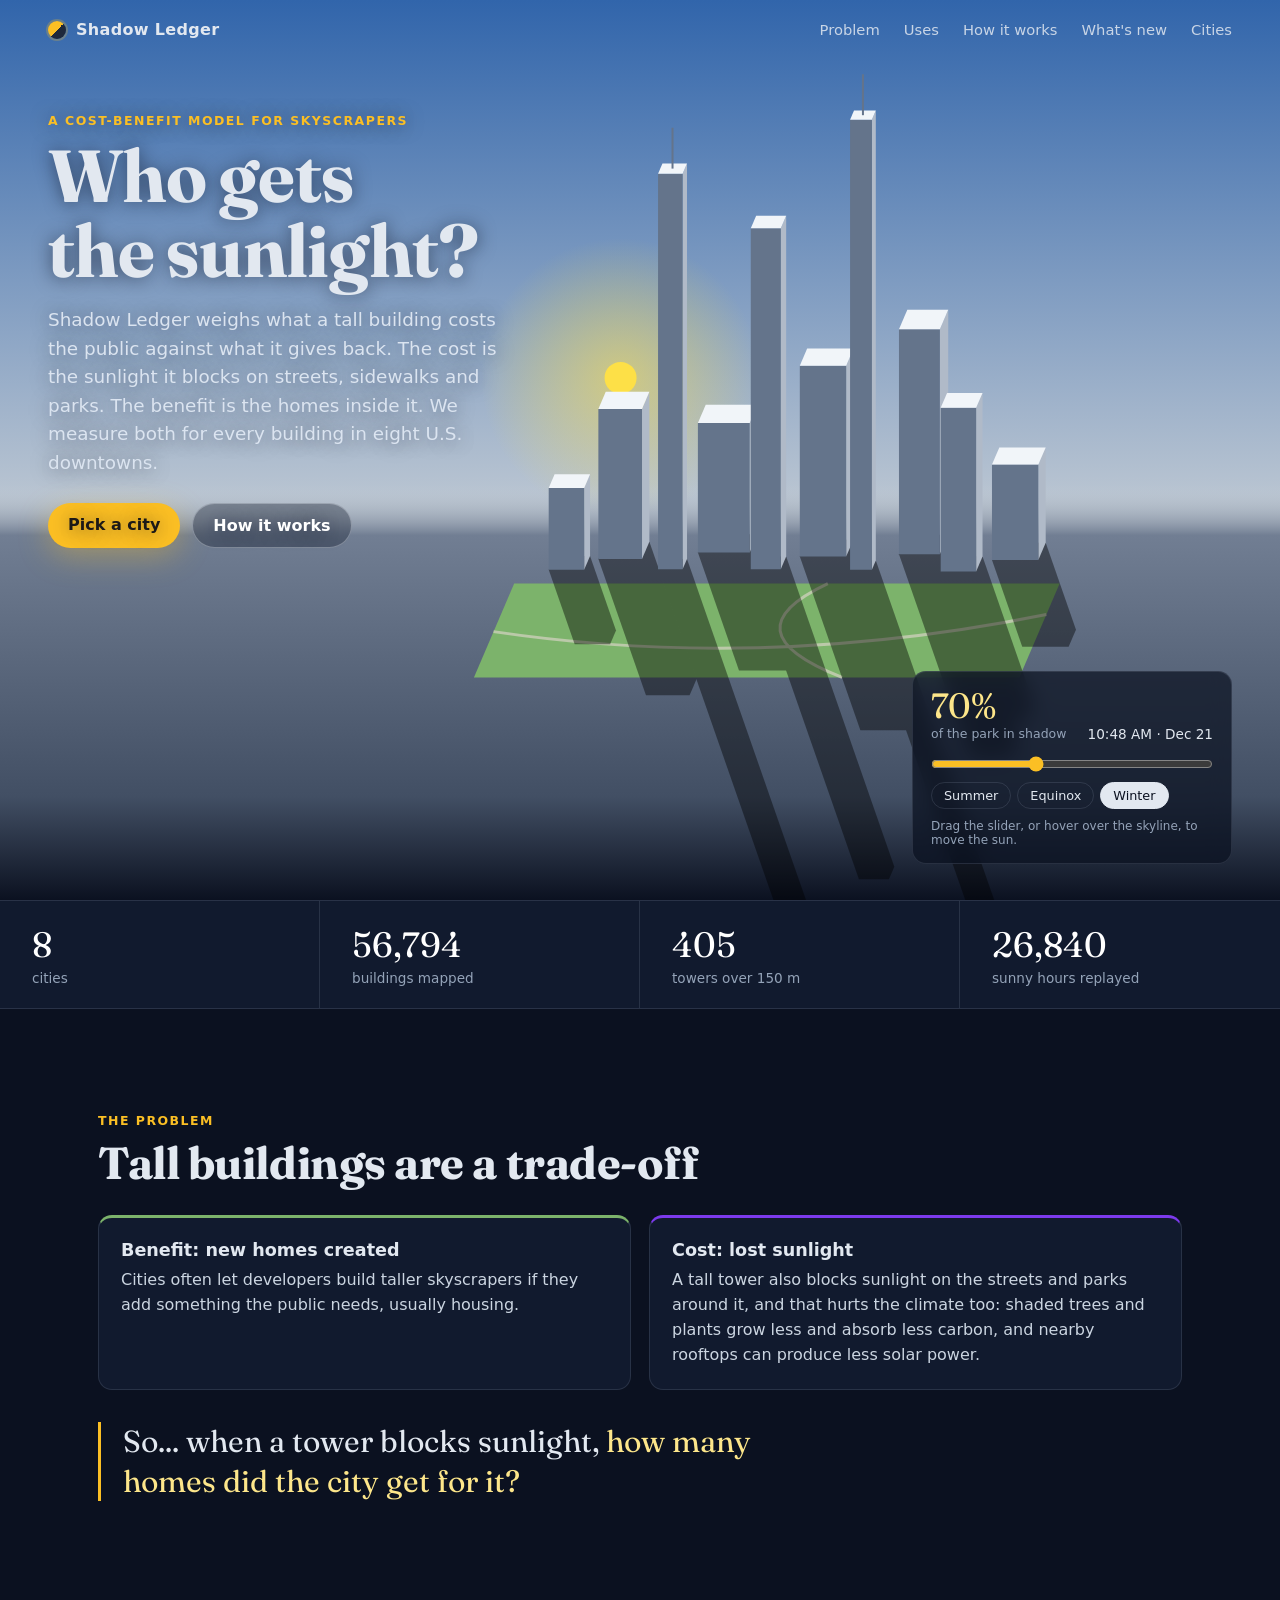
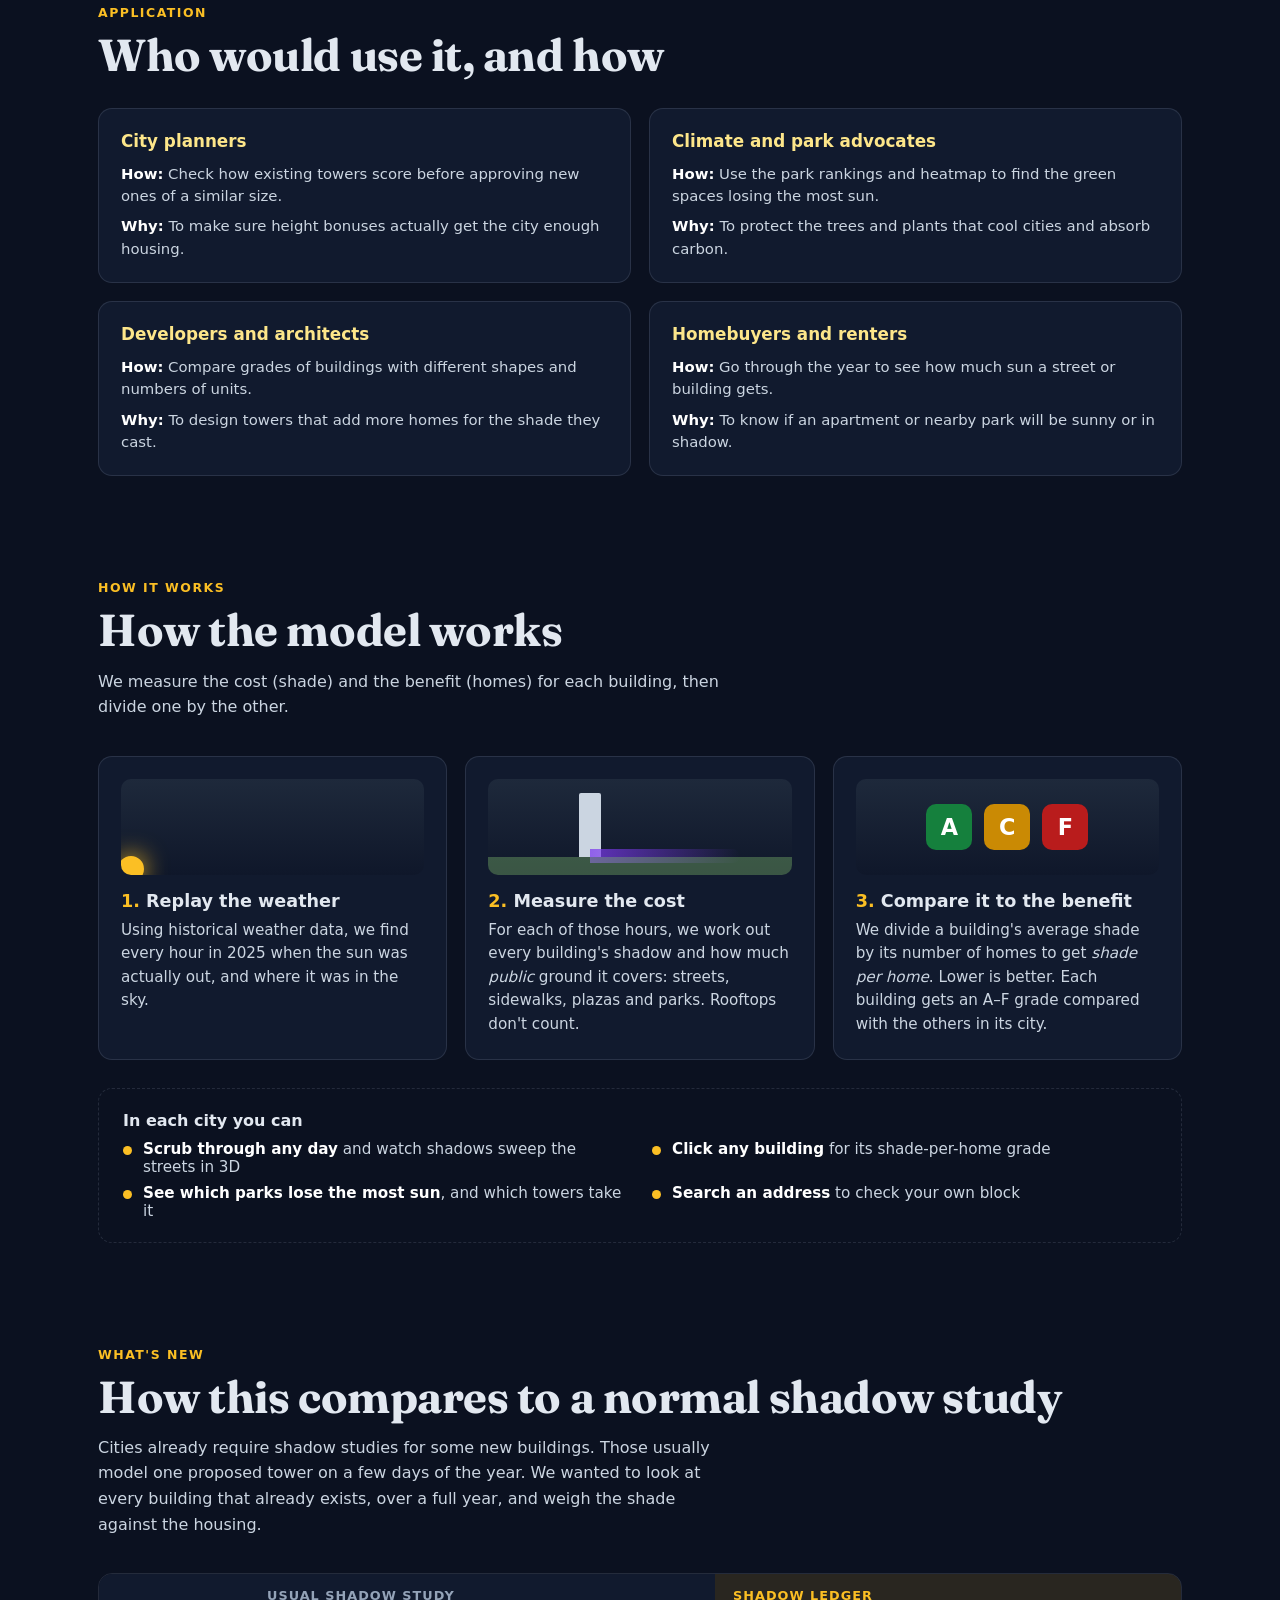
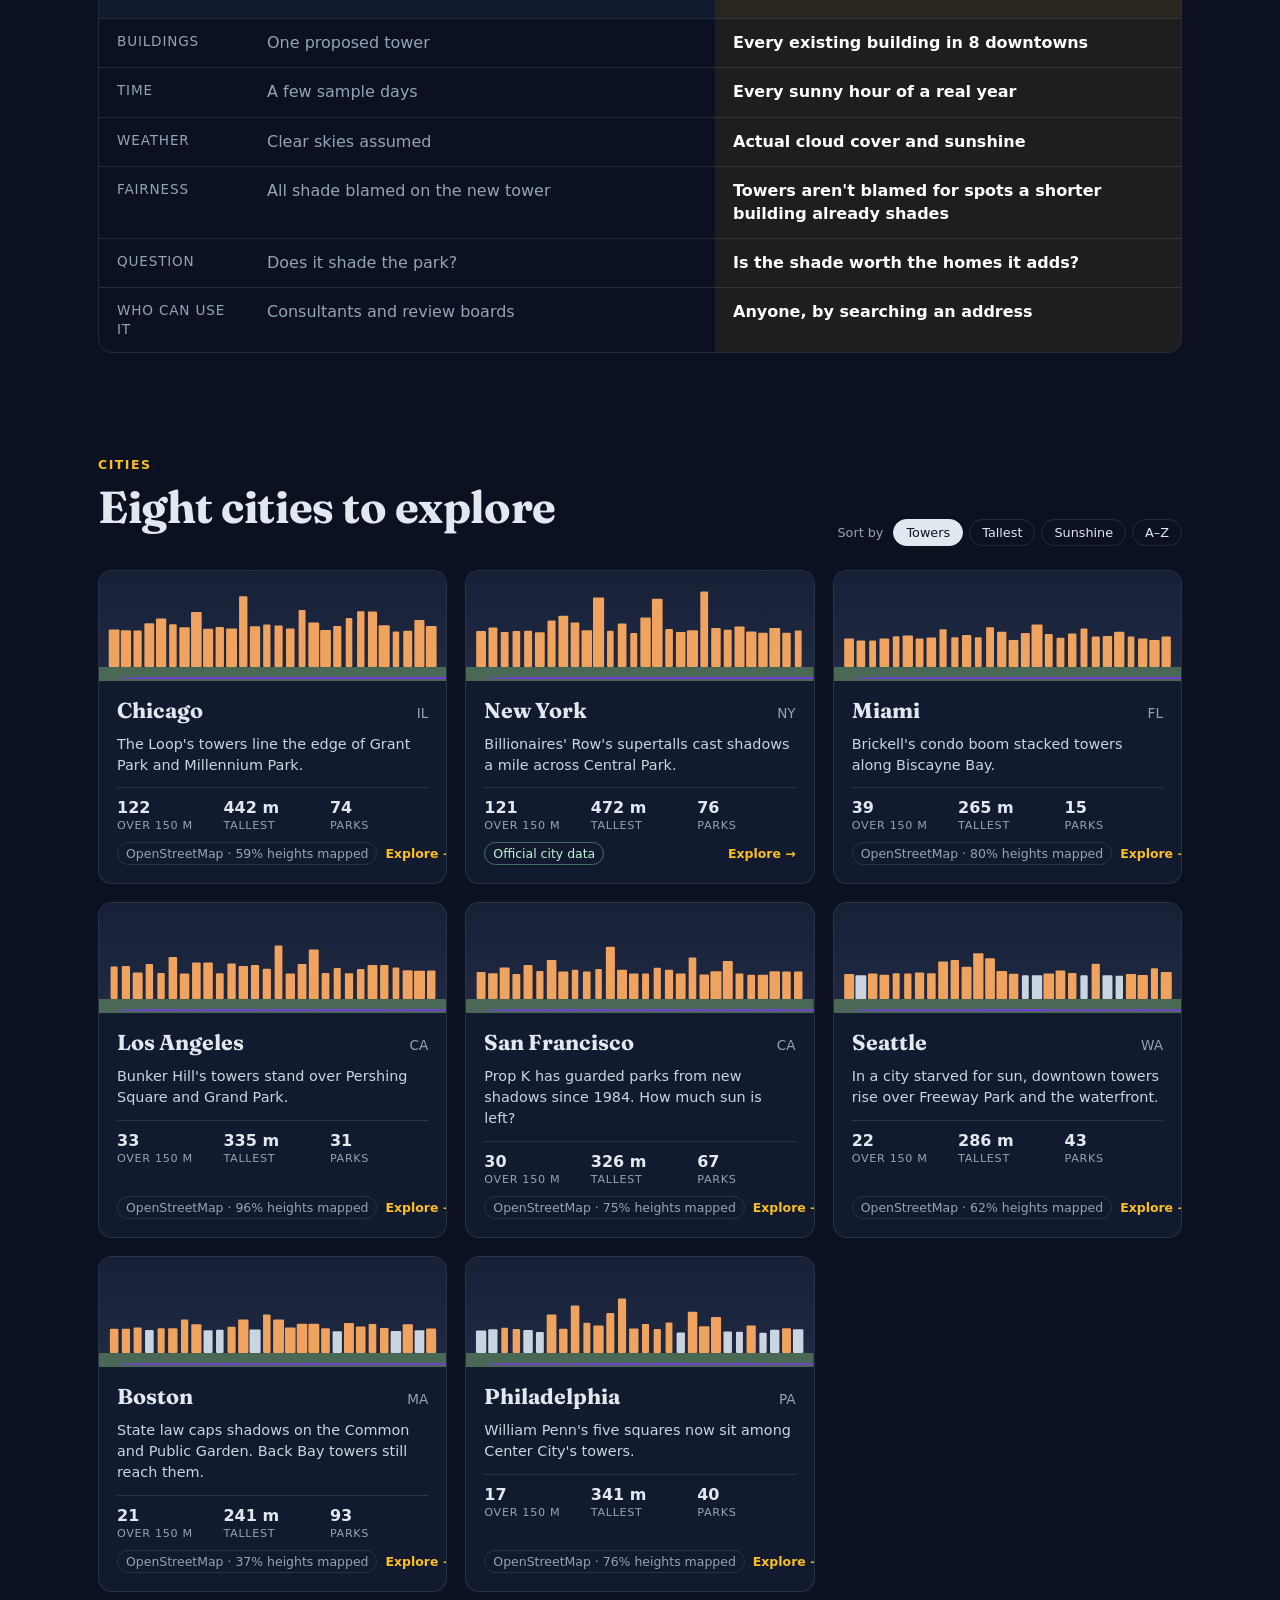
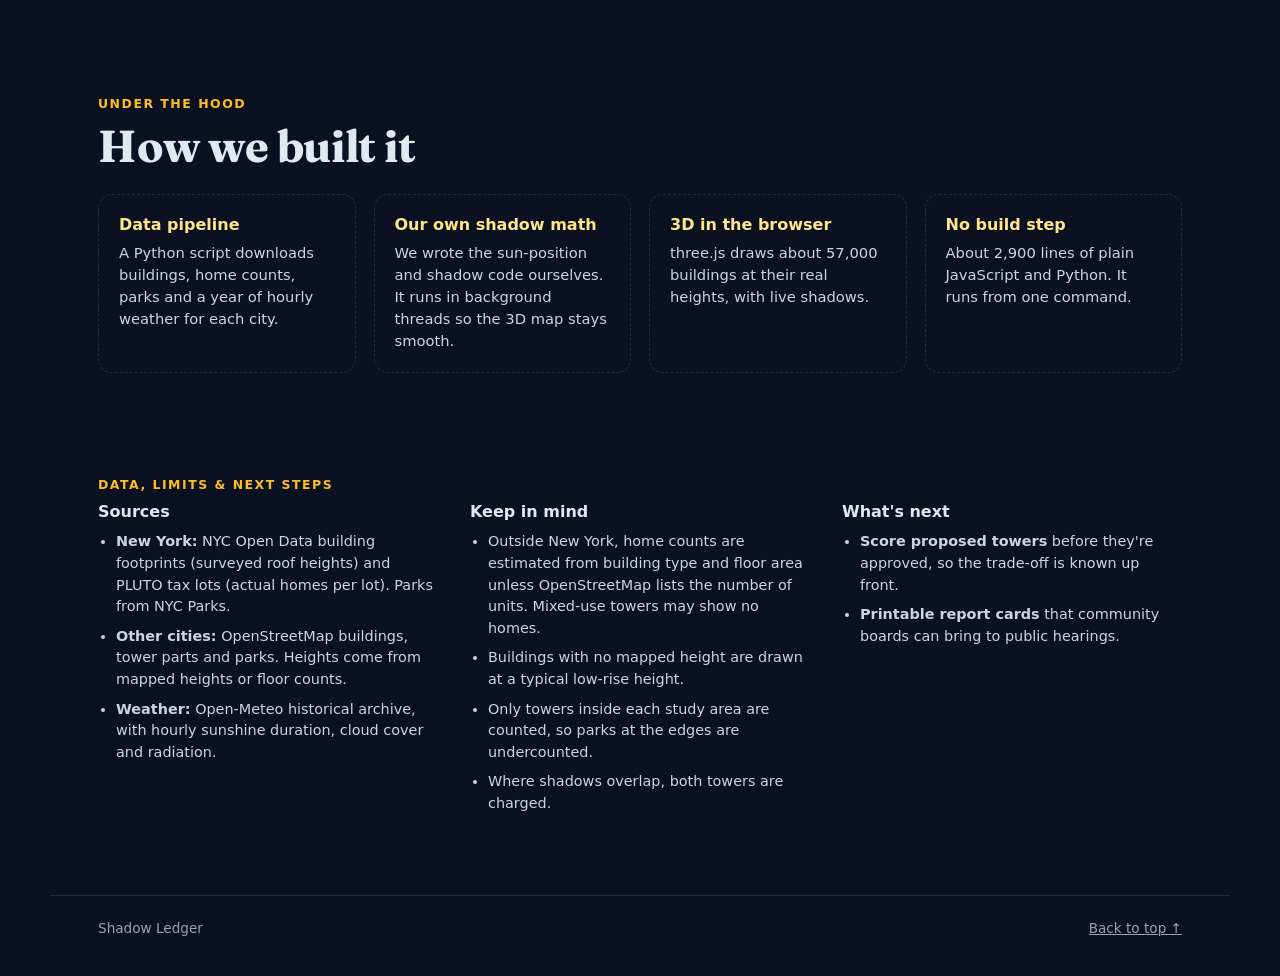
<file: index.html>
<!doctype html>
<html lang="en">
  <head>
    <meta charset="utf-8" />
    <meta name="viewport" content="width=device-width, initial-scale=1" />
    <title>Shadow Ledger</title>
    <meta name="description" content="A cost-benefit model for skyscrapers: the sunlight a tower blocks compared with the homes it adds." />
    <script>
      // Older share links (/?date=…&bin=…) pointed at the explorer, which used to live here.
      if (/[?&](date|time|bin|park|play)=/.test(location.search)) location.replace(`explore.html${location.search}`);
    </script>
    <link rel="preconnect" href="https://fonts.googleapis.com" />
    <link rel="preconnect" href="https://fonts.gstatic.com" crossorigin />
    <link href="https://fonts.googleapis.com/css2?family=Fraunces:opsz,wght@9..144,500;9..144,700&display=swap" rel="stylesheet" />
    <link rel="stylesheet" href="home.css" />
    <script type="module" src="src/home.js"></script>
  </head>
  <body>
    <header class="hero" id="top">
      <canvas id="hero-canvas" aria-hidden="true"></canvas>
      <nav class="nav">
        <a href="./" class="brand"><span class="brand-mark" aria-hidden="true"></span>Shadow Ledger</a>
        <div class="nav-links">
          <a href="#problem">Problem</a>
          <a href="#uses">Uses</a>
          <a href="#how">How it works</a>
          <a href="#different">What's new</a>
          <a href="#cities">Cities</a>
        </div>
      </nav>

      <div class="hero-copy">
        <p class="eyebrow">A cost-benefit model for skyscrapers</p>
        <h1>Who gets the&nbsp;sunlight?</h1>
        <p class="lede">
          Shadow Ledger weighs what a tall building costs the public against what it gives back.
          The cost is the sunlight it blocks on streets, sidewalks and parks. The benefit is the
          homes inside it. We measure both for every building in eight U.S. downtowns.
        </p>
        <div class="cta">
          <a class="button primary" href="#cities">Pick a city</a>
          <a class="button ghost" href="#how">How it works</a>
        </div>
      </div>

      <div class="hero-panel" role="group" aria-label="Shadow demo controls">
        <div class="readout">
          <div><span id="demo-park" class="big">—</span><span class="small">of the park in shadow</span></div>
          <div class="demo-when"><span id="demo-time">—</span> · <span id="demo-season">—</span></div>
        </div>
        <input id="demo-slider" type="range" min="0" max="1000" value="350" aria-label="Time of day" />
        <div class="seasons" role="radiogroup" aria-label="Season">
          <button role="radio" data-season="summer">Summer</button>
          <button role="radio" data-season="equinox">Equinox</button>
          <button role="radio" data-season="winter" aria-checked="true">Winter</button>
        </div>
        <p class="hint">Drag the slider, or hover over the skyline, to move the sun.</p>
      </div>
    </header>

    <main>
      <section class="band totals" aria-label="Totals">
        <div><span class="num" id="t-cities">—</span><span>cities</span></div>
        <div><span class="num" id="t-buildings">—</span><span>buildings mapped</span></div>
        <div><span class="num" id="t-towers">—</span><span>towers over 150 m</span></div>
        <div><span class="num" id="t-hours">—</span><span>sunny hours replayed</span></div>
      </section>

      <section class="section" id="problem">
        <p class="eyebrow">The problem</p>
        <h2>Tall buildings are a trade-off</h2>
        <div class="ledger">
          <div class="ledger-col gives">
            <h3>Benefit: new homes created</h3>
            <p>Cities often let developers build taller skyscrapers if they add something the public needs, usually housing.</p>
          </div>
          <div class="ledger-col takes">
            <h3>Cost: lost sunlight</h3>
            <p>A tall tower also blocks sunlight on the streets and parks around it, and that hurts the climate too: shaded trees and plants grow less and absorb less carbon, and nearby rooftops can produce less solar power.</p>
          </div>
        </div>
        <blockquote class="question">
          So... when a tower blocks sunlight, <em>how many homes did the city get for it?</em>
        </blockquote>
      </section>

      <section class="section" id="uses">
        <p class="eyebrow">Application</p>
        <h2>Who would use it, and how</h2>
        <div class="uses">
          <article class="use">
            <h3>City planners</h3>
            <p><strong>How:</strong> Check how existing towers score before approving new ones of a similar size.</p>
            <p><strong>Why:</strong> To make sure height bonuses actually get the city enough housing.</p>
          </article>
          <article class="use">
            <h3>Climate and park advocates</h3>
            <p><strong>How:</strong> Use the park rankings and heatmap to find the green spaces losing the most sun.</p>
            <p><strong>Why:</strong> To protect the trees and plants that cool cities and absorb carbon.</p>
          </article>
          <article class="use">
            <h3>Developers and architects</h3>
            <p><strong>How:</strong> Compare grades of buildings with different shapes and numbers of units.</p>
            <p><strong>Why:</strong> To design towers that add more homes for the shade they cast.</p>
          </article>
          <article class="use">
            <h3>Homebuyers and renters</h3>
            <p><strong>How:</strong> Go through the year to see how much sun a street or building gets.</p>
            <p><strong>Why:</strong> To know if an apartment or nearby park will be sunny or in shadow.</p>
          </article>
        </div>
      </section>

      <section class="section" id="how">
        <p class="eyebrow">How it works</p>
        <h2>How the model works</h2>
        <p class="section-lede">
          We measure the cost (shade) and the benefit (homes) for each building, then divide one by the other.
        </p>
        <ol class="steps">
          <li class="step">
            <div class="step-art sun-art" aria-hidden="true"><span></span></div>
            <h3>Replay the weather</h3>
            <p>Using historical weather data, we find every hour in 2025 when the sun was actually out, and where it was in the sky.</p>
          </li>
          <li class="step">
            <div class="step-art shadow-art" aria-hidden="true"><span class="tower"></span><span class="shade"></span></div>
            <h3>Measure the cost</h3>
            <p>For each of those hours, we work out every building's shadow and how much <em>public</em> ground it covers: streets, sidewalks, plazas and parks. Rooftops don't count.</p>
          </li>
          <li class="step">
            <div class="step-art grade-art" aria-hidden="true"><span>A</span><span>C</span><span>F</span></div>
            <h3>Compare it to the benefit</h3>
            <p>We divide a building's average shade by its number of homes to get <em>shade per home</em>. Lower is better. Each building gets an A–F grade compared with the others in its city.</p>
          </li>
        </ol>

        <div class="explore-list">
          <h3>In each city you can</h3>
          <ul>
            <li><strong>Scrub through any day</strong> and watch shadows sweep the streets in 3D</li>
            <li><strong>Click any building</strong> for its shade-per-home grade</li>
            <li><strong>See which parks lose the most sun</strong>, and which towers take it</li>
            <li><strong>Search an address</strong> to check your own block</li>
          </ul>
        </div>
      </section>

      <section class="section" id="different">
        <p class="eyebrow">What's new</p>
        <h2>How this compares to a normal shadow study</h2>
        <p class="section-lede">Cities already require shadow studies for some new buildings. Those usually model one proposed tower on a few days of the year. We wanted to look at every building that already exists, over a full year, and weigh the shade against the housing.</p>
        <div class="compare" role="table" aria-label="Typical shadow study compared with Shadow Ledger">
          <div class="compare-row head" role="row"><span role="columnheader"></span><span role="columnheader">Usual shadow study</span><span role="columnheader">Shadow Ledger</span></div>
          <div class="compare-row" role="row"><span role="rowheader">Buildings</span><span role="cell">One proposed tower</span><span role="cell">Every existing building in 8 downtowns</span></div>
          <div class="compare-row" role="row"><span role="rowheader">Time</span><span role="cell">A few sample days</span><span role="cell">Every sunny hour of a real year</span></div>
          <div class="compare-row" role="row"><span role="rowheader">Weather</span><span role="cell">Clear skies assumed</span><span role="cell">Actual cloud cover and sunshine</span></div>
          <div class="compare-row" role="row"><span role="rowheader">Fairness</span><span role="cell">All shade blamed on the new tower</span><span role="cell">Towers aren't blamed for spots a shorter building already shades</span></div>
          <div class="compare-row" role="row"><span role="rowheader">Question</span><span role="cell">Does it shade the park?</span><span role="cell">Is the shade worth the homes it adds?</span></div>
          <div class="compare-row" role="row"><span role="rowheader">Who can use it</span><span role="cell">Consultants and review boards</span><span role="cell">Anyone, by searching an address</span></div>
        </div>
      </section>

      <section class="section" id="cities">
        <div class="section-head">
          <div>
            <p class="eyebrow">Cities</p>
            <h2 id="cities-title">Pick a city</h2>
          </div>
          <div class="sort" role="radiogroup" aria-label="Sort cities">
            <span>Sort by</span>
            <button role="radio" data-sort="towers" aria-checked="true">Towers</button>
            <button role="radio" data-sort="tallest">Tallest</button>
            <button role="radio" data-sort="sun">Sunshine</button>
            <button role="radio" data-sort="name">A–Z</button>
          </div>
        </div>
        <div id="city-grid" class="city-grid"><p class="loading">Loading cities…</p></div>
      </section>

      <section class="section" id="built">
        <p class="eyebrow">Under the hood</p>
        <h2>How we built it</h2>
        <ul class="built">
          <li><strong>Data pipeline</strong><span>A Python script downloads buildings, home counts, parks and a year of hourly weather for each city.</span></li>
          <li><strong>Our own shadow math</strong><span>We wrote the sun-position and shadow code ourselves. It runs in background threads so the 3D map stays smooth.</span></li>
          <li><strong>3D in the browser</strong><span>three.js draws about 57,000 buildings at their real heights, with live shadows.</span></li>
          <li><strong>No build step</strong><span>About 2,900 lines of plain JavaScript and Python. It runs from one command.</span></li>
        </ul>
      </section>

      <section class="section fine" id="data">
        <p class="eyebrow">Data, limits &amp; next steps</p>
        <div class="data-cols three">
          <div>
            <h3>Sources</h3>
            <ul>
              <li><strong>New York:</strong> NYC Open Data building footprints (surveyed roof heights) and PLUTO tax lots (actual homes per lot). Parks from NYC Parks.</li>
              <li><strong>Other cities:</strong> OpenStreetMap buildings, tower parts and parks. Heights come from mapped heights or floor counts.</li>
              <li><strong>Weather:</strong> Open-Meteo historical archive, with hourly sunshine duration, cloud cover and radiation.</li>
            </ul>
          </div>
          <div>
            <h3>Keep in mind</h3>
            <ul>
              <li>Outside New York, home counts are estimated from building type and floor area unless OpenStreetMap lists the number of units. Mixed-use towers may show no homes.</li>
              <li>Buildings with no mapped height are drawn at a typical low-rise height.</li>
              <li>Only towers inside each study area are counted, so parks at the edges are undercounted.</li>
              <li>Where shadows overlap, both towers are charged.</li>
            </ul>
          </div>
          <div>
            <h3>What's next</h3>
            <ul>
              <li><strong>Score proposed towers</strong> before they're approved, so the trade-off is known up front.</li>
              <li><strong>Printable report cards</strong> that community boards can bring to public hearings.</li>
            </ul>
          </div>
        </div>
      </section>
    </main>

    <footer class="footer">
      <span>Shadow Ledger</span>
      <a href="#top">Back to top ↑</a>
    </footer>
  </body>
</html>
</file>
<file: home.css>
:root {
  --bg: #0b1120;
  --bg-2: #111a2e;
  --line: rgba(148, 163, 184, 0.18);
  --ink: #e2e8f0;
  --muted: #94a3b8;
  --sun: #fbbf24;
  --sun-soft: #fde68a;
  --accent: #a78bfa;
  --accent-strong: #7c3aed;
  --park: #7cb36b;
  --radius: 14px;
  --display: 'Fraunces', Georgia, 'Times New Roman', serif;
  font-family: system-ui, -apple-system, 'Segoe UI', Roboto, sans-serif;
  color: var(--ink);
  color-scheme: dark;
}

* { box-sizing: border-box; }
html { scroll-behavior: smooth; }
body { margin: 0; background: var(--bg); overflow-x: hidden; }
a { color: inherit; }
h1, h2 { font-family: var(--display); font-weight: 700; letter-spacing: -0.01em; }

.eyebrow {
  margin: 0 0 10px;
  font-size: 0.78rem;
  font-weight: 600;
  letter-spacing: 0.12em;
  text-transform: uppercase;
  color: var(--sun);
}

/* ---------- Hero ---------- */
.hero {
  position: relative;
  min-height: max(640px, 100svh);
  overflow: hidden;
  isolation: isolate;
}
#hero-canvas { position: absolute; inset: 0; width: 100%; height: 100%; z-index: -1; touch-action: pan-y; }

.nav {
  display: flex;
  justify-content: space-between;
  align-items: center;
  padding: 20px clamp(16px, 4vw, 48px);
}
.brand {
  display: inline-flex;
  align-items: center;
  gap: 10px;
  font-weight: 700;
  letter-spacing: 0.02em;
  text-decoration: none;
}
.brand-mark {
  width: 18px;
  height: 18px;
  border-radius: 50%;
  background: linear-gradient(135deg, var(--sun) 50%, #1e293b 50%);
  box-shadow: 0 0 0 2px rgba(251, 191, 36, 0.25);
}
.nav-links { display: flex; gap: clamp(12px, 2vw, 24px); font-size: 0.92rem; }
.nav-links a { text-decoration: none; color: rgba(226, 232, 240, 0.85); }
.nav-links a:hover { color: white; }

.hero-copy {
  position: relative;
  max-width: 560px;
  padding: clamp(24px, 6vh, 72px) clamp(16px, 4vw, 48px) 0;
  text-shadow: 0 1px 18px rgba(11, 17, 32, 0.55);
}
.hero h1 { font-size: clamp(2.5rem, 6.4vw, 4.6rem); line-height: 1.02; margin: 0 0 18px; }
.lede { font-size: clamp(1rem, 1.6vw, 1.15rem); line-height: 1.55; color: #dbe4f0; margin: 0 0 26px; max-width: 46ch; }

.cta { display: flex; gap: 12px; flex-wrap: wrap; }
.button {
  display: inline-block;
  padding: 12px 20px;
  border-radius: 999px;
  font-weight: 600;
  text-decoration: none;
  transition: transform 0.15s, background 0.15s;
}
.button:hover { transform: translateY(-1px); }
.button.primary { background: var(--sun); color: #1c1917; box-shadow: 0 8px 30px rgba(251, 191, 36, 0.35); }
.button.ghost { border: 1px solid rgba(226, 232, 240, 0.35); color: white; background: rgba(15, 23, 42, 0.35); backdrop-filter: blur(6px); }

.hero-panel {
  position: absolute;
  right: clamp(16px, 4vw, 48px);
  bottom: clamp(16px, 4vh, 40px);
  width: min(320px, calc(100% - 32px));
  padding: 16px 18px;
  border-radius: var(--radius);
  background: rgba(11, 17, 32, 0.72);
  border: 1px solid var(--line);
  backdrop-filter: blur(10px);
}
.readout { display: flex; justify-content: space-between; align-items: flex-end; gap: 12px; margin-bottom: 10px; }
.readout .big { display: block; font-family: var(--display); font-size: 2.2rem; line-height: 1; color: var(--sun-soft); font-variant-numeric: tabular-nums; }
.readout .small { font-size: 0.78rem; color: var(--muted); }
.demo-when { font-size: 0.85rem; color: var(--ink); text-align: right; white-space: nowrap; font-variant-numeric: tabular-nums; }
#demo-slider { width: 100%; accent-color: var(--sun); margin: 4px 0 10px; }
.seasons, .sort { display: flex; gap: 6px; flex-wrap: wrap; align-items: center; }
.seasons button, .sort button {
  font: inherit;
  font-size: 0.8rem;
  padding: 5px 12px;
  border-radius: 999px;
  border: 1px solid var(--line);
  background: transparent;
  color: var(--ink);
  cursor: pointer;
}
.seasons button[aria-checked='true'], .sort button[aria-checked='true'] { background: var(--ink); color: var(--bg); border-color: var(--ink); }
.seasons button:hover:not([aria-checked='true']), .sort button:hover:not([aria-checked='true']) { border-color: var(--muted); }
.hero-panel .hint { margin: 10px 0 0; font-size: 0.75rem; color: var(--muted); }

/* ---------- Totals band ---------- */
.band.totals {
  display: grid;
  grid-template-columns: repeat(4, 1fr);
  border-top: 1px solid var(--line);
  border-bottom: 1px solid var(--line);
  background: var(--bg-2);
}
.totals > div { padding: 22px clamp(16px, 3vw, 32px); display: grid; gap: 4px; border-right: 1px solid var(--line); }
.totals > div:last-child { border-right: none; }
.totals .num { font-family: var(--display); font-size: clamp(1.5rem, 3vw, 2.2rem); color: white; font-variant-numeric: tabular-nums; }
.totals span:not(.num) { font-size: 0.85rem; color: var(--muted); }

/* ---------- Sections ---------- */
.section { max-width: 1180px; margin: 0 auto; padding: clamp(56px, 9vw, 104px) clamp(16px, 4vw, 48px) 0; }
.section h2 { font-size: clamp(1.8rem, 4vw, 2.8rem); margin: 0 0 14px; line-height: 1.1; }
.section-lede { max-width: 62ch; color: #cbd5e1; line-height: 1.6; margin: 0 0 36px; }
.section-head { display: flex; justify-content: space-between; align-items: flex-end; gap: 16px; flex-wrap: wrap; margin-bottom: 24px; }
.sort span { font-size: 0.8rem; color: var(--muted); margin-right: 4px; }

.steps { list-style: none; padding: 0; margin: 0; display: grid; grid-template-columns: repeat(3, 1fr); gap: 18px; counter-reset: step; }
.step {
  counter-increment: step;
  padding: 22px;
  border-radius: var(--radius);
  background: var(--bg-2);
  border: 1px solid var(--line);
}
.step h3 { margin: 16px 0 8px; font-size: 1.1rem; }
.step h3::before { content: counter(step) '. '; color: var(--sun); }
.step p { margin: 0; color: #cbd5e1; line-height: 1.55; font-size: 0.95rem; }
.step-art { position: relative; height: 96px; border-radius: 10px; background: linear-gradient(180deg, #1e293b, #0f172a); overflow: hidden; }

.sun-art span {
  position: absolute;
  width: 26px;
  height: 26px;
  border-radius: 50%;
  background: var(--sun);
  box-shadow: 0 0 24px var(--sun);
  offset-path: path('M 10 90 Q 140 -40 290 90');
  animation: arc 6s ease-in-out infinite alternate;
}
@keyframes arc { from { offset-distance: 8%; } to { offset-distance: 92%; } }

.shadow-art .tower { position: absolute; left: 30%; bottom: 18px; width: 22px; height: 64px; background: #cbd5e1; border-radius: 2px 2px 0 0; }
.shadow-art .shade {
  position: absolute;
  left: calc(30% + 11px);
  bottom: 12px;
  width: 150px;
  height: 14px;
  background: linear-gradient(90deg, rgba(124, 58, 237, 0.75), rgba(124, 58, 237, 0));
  transform-origin: left center;
  animation: sweep 6s ease-in-out infinite alternate;
  border-radius: 0 8px 8px 0;
}
.shadow-art::after { content: ''; position: absolute; left: 0; right: 0; bottom: 0; height: 18px; background: rgba(124, 179, 107, 0.4); }
@keyframes sweep { from { transform: scaleX(1) skewX(-30deg); } 50% { transform: scaleX(0.35); } to { transform: scaleX(1) skewX(30deg) translateX(-110%); } }

.grade-art { display: flex; align-items: center; justify-content: center; gap: 12px; }
.grade-art span {
  width: 46px;
  height: 46px;
  border-radius: 10px;
  display: grid;
  place-items: center;
  font-weight: 700;
  font-size: 1.4rem;
  color: white;
  animation: pop 3s ease-in-out infinite;
}
.grade-art span:nth-child(1) { background: #15803d; }
.grade-art span:nth-child(2) { background: #ca8a04; animation-delay: 0.4s; }
.grade-art span:nth-child(3) { background: #b91c1c; animation-delay: 0.8s; }
@keyframes pop { 0%, 70%, 100% { transform: translateY(0); } 80% { transform: translateY(-6px); } }

.explore-list { margin-top: 28px; padding: 22px 24px; border-radius: var(--radius); border: 1px dashed var(--line); }
.explore-list h3 { margin: 0 0 10px; font-size: 1rem; }
.explore-list ul { margin: 0; padding: 0; list-style: none; display: grid; grid-template-columns: repeat(2, 1fr); gap: 8px 24px; }
.explore-list li { color: #cbd5e1; font-size: 0.95rem; padding-left: 20px; position: relative; }
.explore-list li::before { content: ''; position: absolute; left: 0; top: 0.45em; width: 9px; height: 9px; border-radius: 50%; background: var(--sun); }
.explore-list strong { color: white; font-weight: 600; }

/* ---------- City cards ---------- */
.city-grid { display: grid; grid-template-columns: repeat(auto-fill, minmax(260px, 1fr)); gap: 18px; }
.loading { color: var(--muted); }
.city-card {
  display: flex;
  flex-direction: column;
  border-radius: var(--radius);
  background: var(--bg-2);
  border: 1px solid var(--line);
  text-decoration: none;
  overflow: hidden;
  transition: transform 0.2s, border-color 0.2s, box-shadow 0.2s;
}
.city-card:hover, .city-card:focus-visible { transform: translateY(-4px); border-color: rgba(251, 191, 36, 0.6); box-shadow: 0 18px 40px rgba(0, 0, 0, 0.35); outline: none; }
.skyline { display: block; width: 100%; height: 110px; background: linear-gradient(180deg, #172036, #1f2a44); }
.skyline .bar { fill: #cbd5e1; transition: fill 0.3s; }
.skyline .bar.tall { fill: #f0a35e; }
.skyline .shadow { fill: rgba(124, 58, 237, 0.55); transform-origin: bottom; transform: scaleY(0.25); transition: transform 0.6s ease; }
.skyline .sun { fill: var(--sun); opacity: 0; transition: opacity 0.4s, transform 0.6s ease; }
.skyline .ground { fill: rgba(124, 179, 107, 0.45); }
.city-card:hover .skyline .sun, .city-card:focus-visible .skyline .sun { opacity: 1; transform: translateX(-30px); }
.city-card:hover .skyline .shadow, .city-card:focus-visible .skyline .shadow { transform: scaleY(1); }
.city-body { padding: 16px 18px 18px; display: flex; flex-direction: column; gap: 10px; flex: 1; }
.city-title { display: flex; justify-content: space-between; align-items: baseline; gap: 8px; }
.city-title h3 { margin: 0; font-family: var(--display); font-size: 1.35rem; }
.city-title span { color: var(--muted); font-size: 0.85rem; }
.city-tagline { margin: 0; color: #cbd5e1; font-size: 0.9rem; line-height: 1.45; }
.city-stats { display: grid; grid-template-columns: repeat(3, 1fr); gap: 8px; margin: 2px 0 0; padding: 10px 0 0; border-top: 1px solid var(--line); }
.city-stats div { display: grid; gap: 2px; }
.city-stats dt { font-size: 0.7rem; color: var(--muted); text-transform: uppercase; letter-spacing: 0.06em; order: 2; }
.city-stats dd { margin: 0; font-weight: 600; font-variant-numeric: tabular-nums; }
.city-foot { display: flex; justify-content: space-between; align-items: center; gap: 8px; margin-top: auto; font-size: 0.78rem; color: var(--muted); }
.badge { padding: 3px 8px; border-radius: 999px; border: 1px solid var(--line); white-space: nowrap; }
.badge.official { color: #bbf7d0; border-color: rgba(134, 239, 172, 0.4); }
.go { color: var(--sun); font-weight: 600; white-space: nowrap; }

/* ---------- Problem ---------- */
.ledger { display: grid; grid-template-columns: 1fr 1fr; gap: 18px; margin-top: 28px; }
.ledger-col { padding: 22px; border-radius: var(--radius); background: var(--bg-2); border: 1px solid var(--line); border-top: 3px solid var(--park); }
.ledger-col.takes { border-top-color: var(--accent-strong); }
.ledger-col h3 { margin: 0 0 8px; font-size: 1.1rem; display: flex; justify-content: space-between; align-items: baseline; gap: 8px; }
.ledger-col h3 span { font-size: 0.72rem; font-weight: 600; letter-spacing: 0.08em; text-transform: uppercase; color: #bbf7d0; }
.ledger-col.takes h3 span { color: var(--accent); }
.ledger-col p { margin: 0; color: #cbd5e1; line-height: 1.55; }
.question {
  margin: 32px 0 0;
  padding: 0 0 0 22px;
  border-left: 3px solid var(--sun);
  font-family: var(--display);
  font-size: clamp(1.3rem, 2.6vw, 1.9rem);
  line-height: 1.3;
  max-width: 34ch;
}
.question em { font-style: normal; color: var(--sun-soft); }

/* ---------- Application ---------- */
.uses { display: grid; grid-template-columns: repeat(2, 1fr); gap: 18px; margin-top: 28px; }
.use { padding: 22px; border-radius: var(--radius); background: var(--bg-2); border: 1px solid var(--line); }
.use h3 { margin: 0 0 12px; font-size: 1.05rem; color: var(--sun-soft); }
.use p { margin: 0 0 8px; color: #cbd5e1; line-height: 1.5; font-size: 0.93rem; }
.use p:last-child { margin-bottom: 0; }
.use strong { color: white; }

/* ---------- Comparison ---------- */
.compare { border-radius: var(--radius); border: 1px solid var(--line); overflow: hidden; }
.compare-row { display: grid; grid-template-columns: 150px 1fr 1fr; }
.compare-row > span { padding: 13px 18px; border-top: 1px solid var(--line); line-height: 1.4; }
.compare-row:first-child > span { border-top: none; }
.compare-row > span:nth-child(1) { color: var(--muted); font-size: 0.85rem; text-transform: uppercase; letter-spacing: 0.06em; }
.compare-row > span:nth-child(2) { color: var(--muted); }
.compare-row > span:nth-child(3) { background: rgba(251, 191, 36, 0.07); color: white; font-weight: 600; }
.compare-row.head > span { font-size: 0.8rem; font-weight: 700; text-transform: uppercase; letter-spacing: 0.08em; background: var(--bg-2); }
.compare-row.head > span:nth-child(3) { color: var(--sun); background: rgba(251, 191, 36, 0.12); }

/* ---------- Built ---------- */
.built { list-style: none; padding: 0; margin: 24px 0 0; display: grid; grid-template-columns: repeat(4, 1fr); gap: 18px; }
.built li { padding: 20px; border-radius: var(--radius); border: 1px dashed var(--line); display: grid; gap: 8px; align-content: start; }
.built strong { color: var(--sun-soft); }
.built span { color: #cbd5e1; font-size: 0.92rem; line-height: 1.5; }
.data-cols.three { grid-template-columns: repeat(3, 1fr); }

/* ---------- Data + footer ---------- */
.section.fine { padding-bottom: 40px; }
.data-cols { display: grid; grid-template-columns: 1fr 1fr; gap: 32px; }
.data-cols h3 { font-size: 1rem; margin: 0 0 10px; }
.data-cols ul { margin: 0; padding-left: 18px; display: grid; gap: 8px; color: #cbd5e1; font-size: 0.9rem; line-height: 1.5; }
.footer {
  display: flex;
  justify-content: space-between;
  max-width: 1180px;
  margin: 40px auto 0;
  padding: 24px clamp(16px, 4vw, 48px) 40px;
  border-top: 1px solid var(--line);
  color: var(--muted);
  font-size: 0.85rem;
}

@media (max-width: 860px) {
  .nav-links { display: none; }
  .hero { min-height: auto; display: flex; flex-direction: column; }
  .hero-copy { padding-bottom: 0; }
  .hero-panel { position: relative; right: auto; bottom: auto; margin: 420px 16px 16px; width: auto; }
  .band.totals { grid-template-columns: repeat(2, 1fr); }
  .totals > div:nth-child(2) { border-right: none; }
  .totals > div:nth-child(-n + 2) { border-bottom: 1px solid var(--line); }
  .steps, .data-cols, .data-cols.three, .explore-list ul, .ledger, .uses { grid-template-columns: 1fr; }
  .built { grid-template-columns: 1fr 1fr; }
  .compare-row { grid-template-columns: 1fr 1fr; }
  .compare-row > span:nth-child(1) { grid-column: 1 / -1; padding-bottom: 0; }
  .compare-row > span:nth-child(2), .compare-row > span:nth-child(3) { border-top: none; }
  .compare-row.head > span:nth-child(1) { display: none; }
}

@media (prefers-reduced-motion: reduce) {
  html { scroll-behavior: auto; }
  .sun-art span, .shadow-art .shade, .grade-art span { animation: none; }
}
</file>
